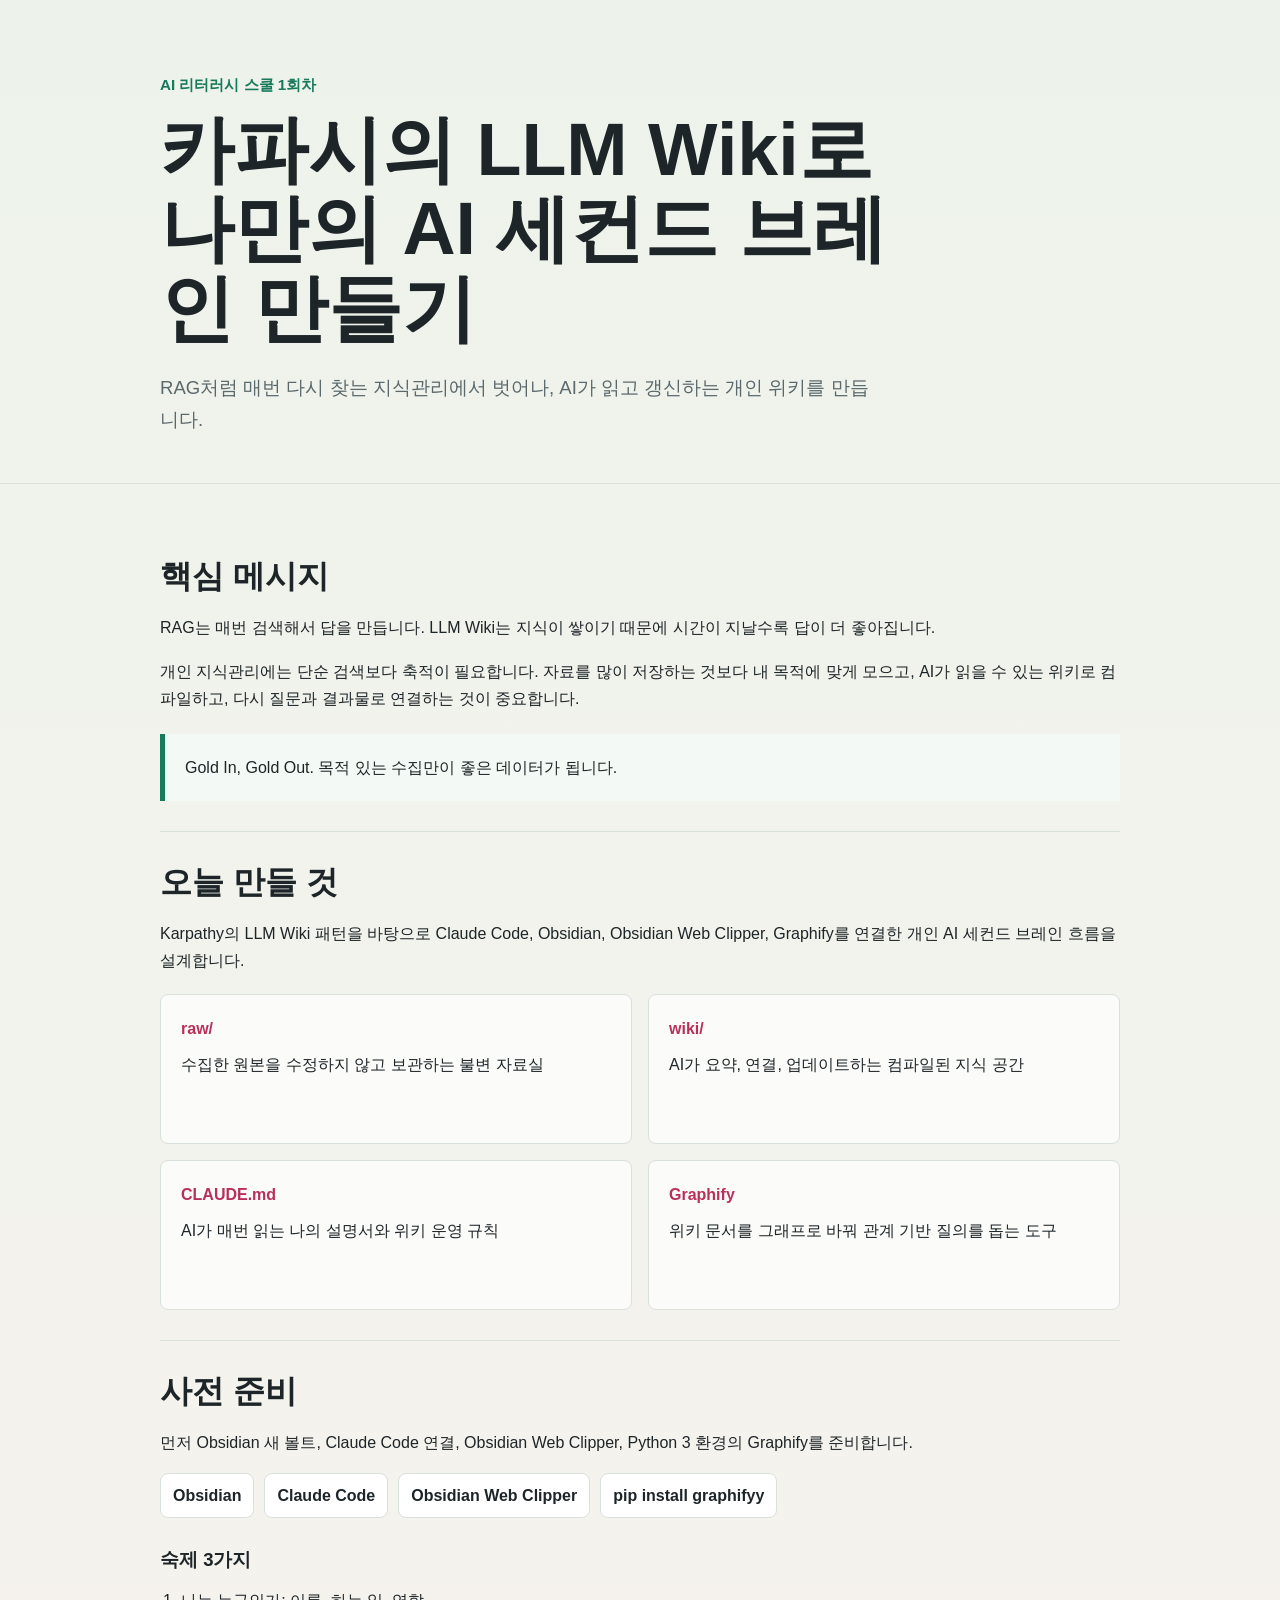
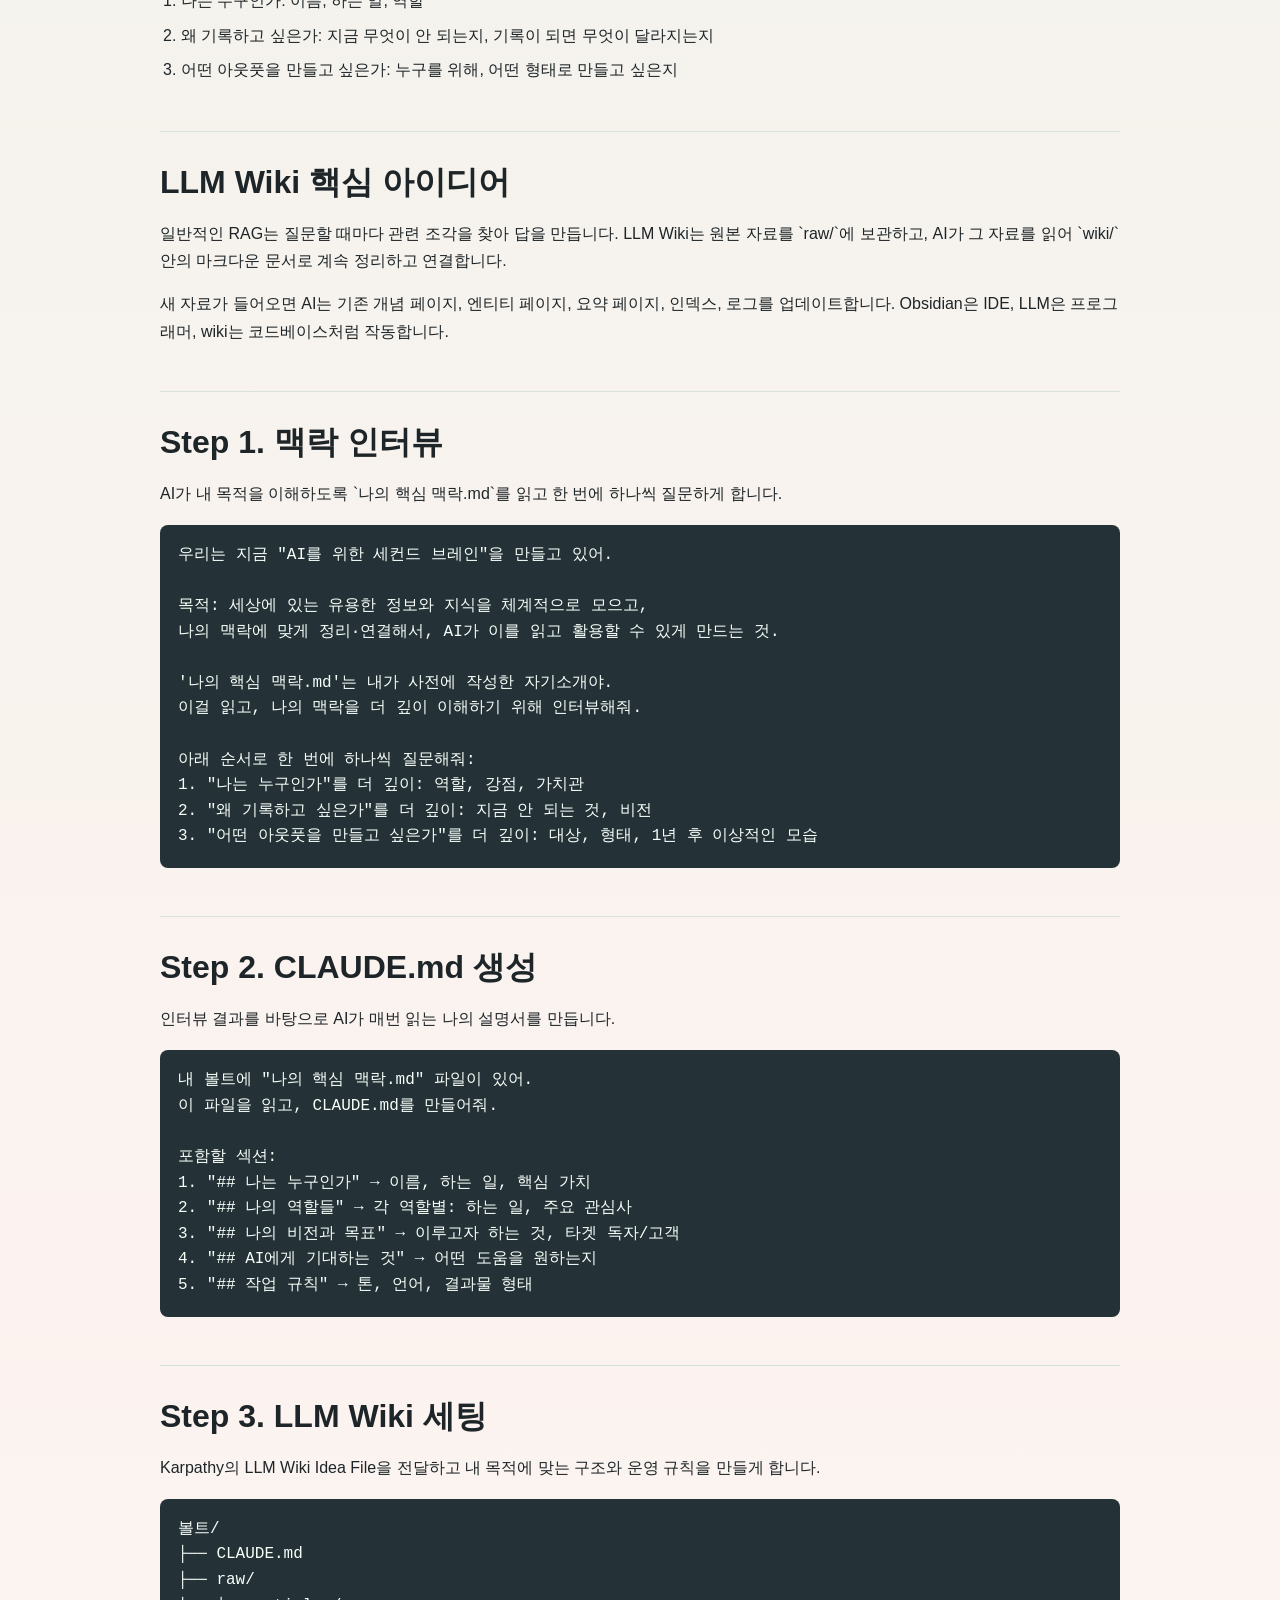
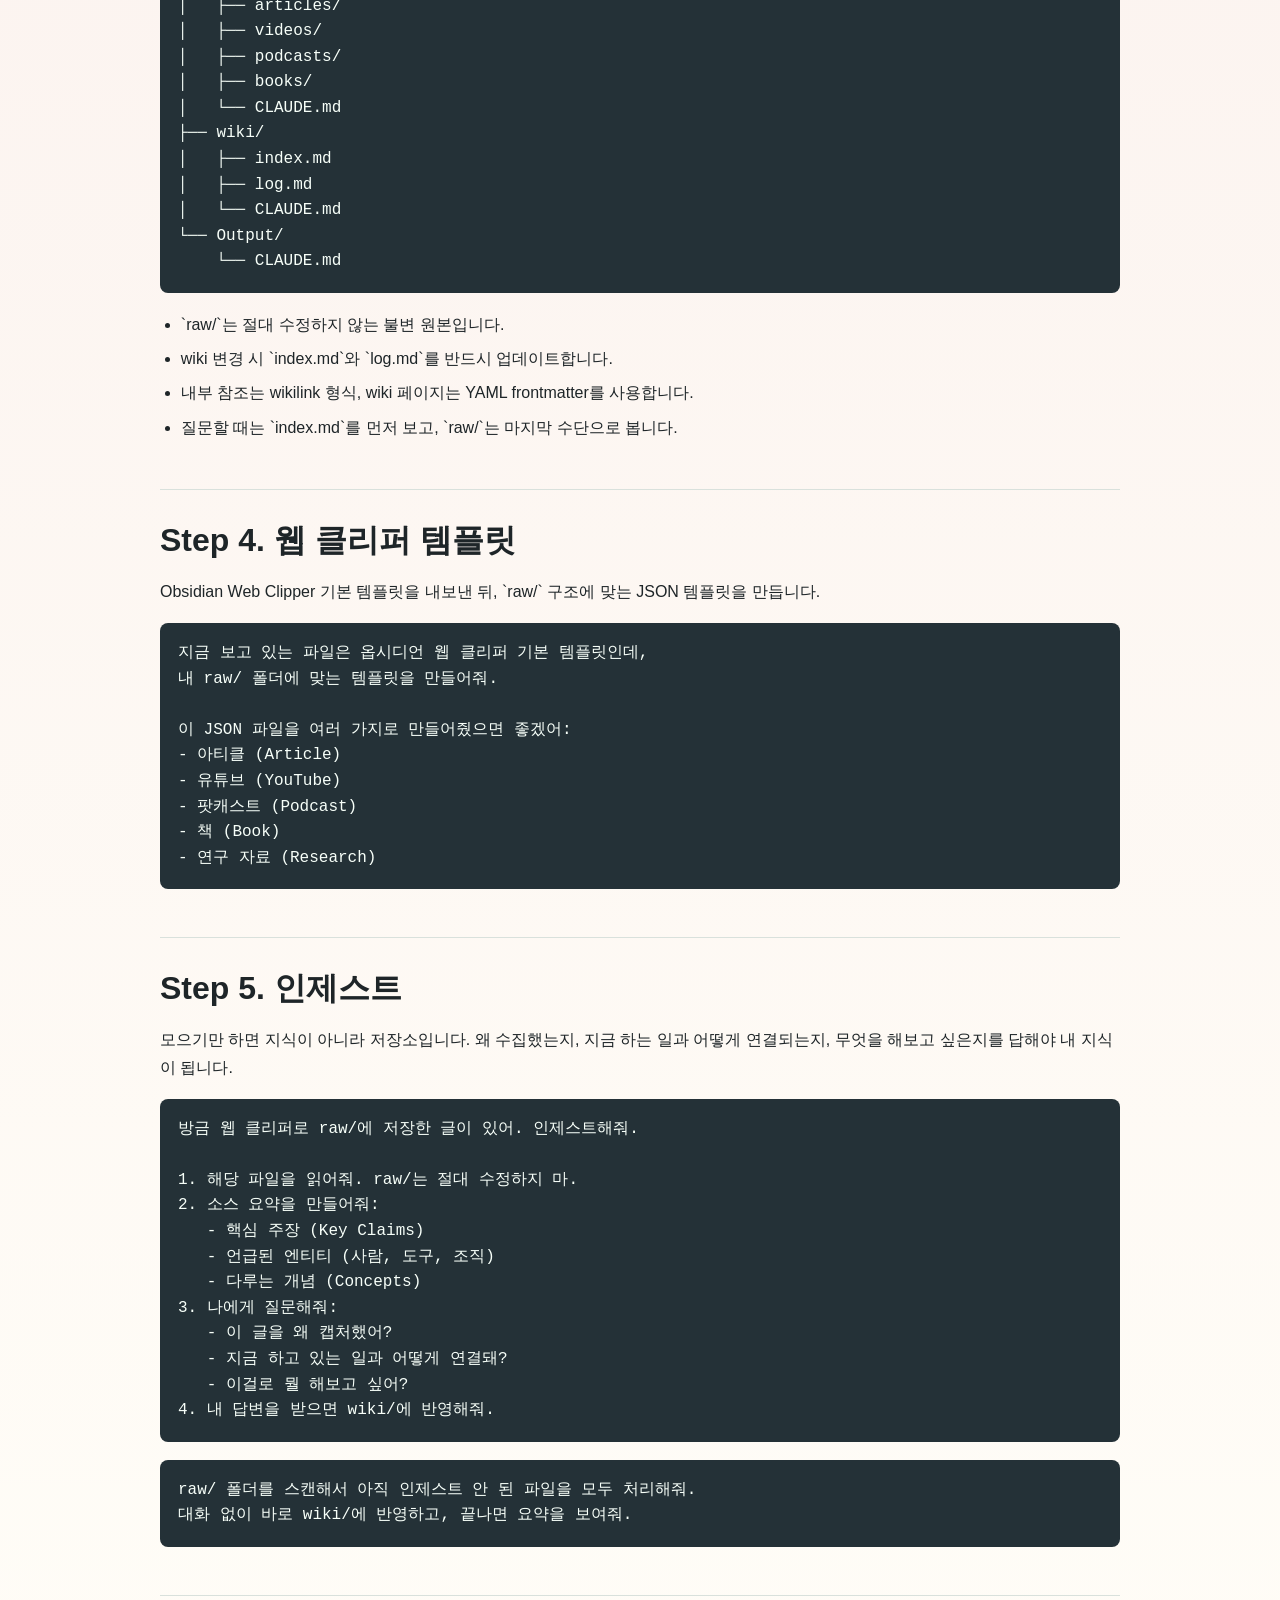
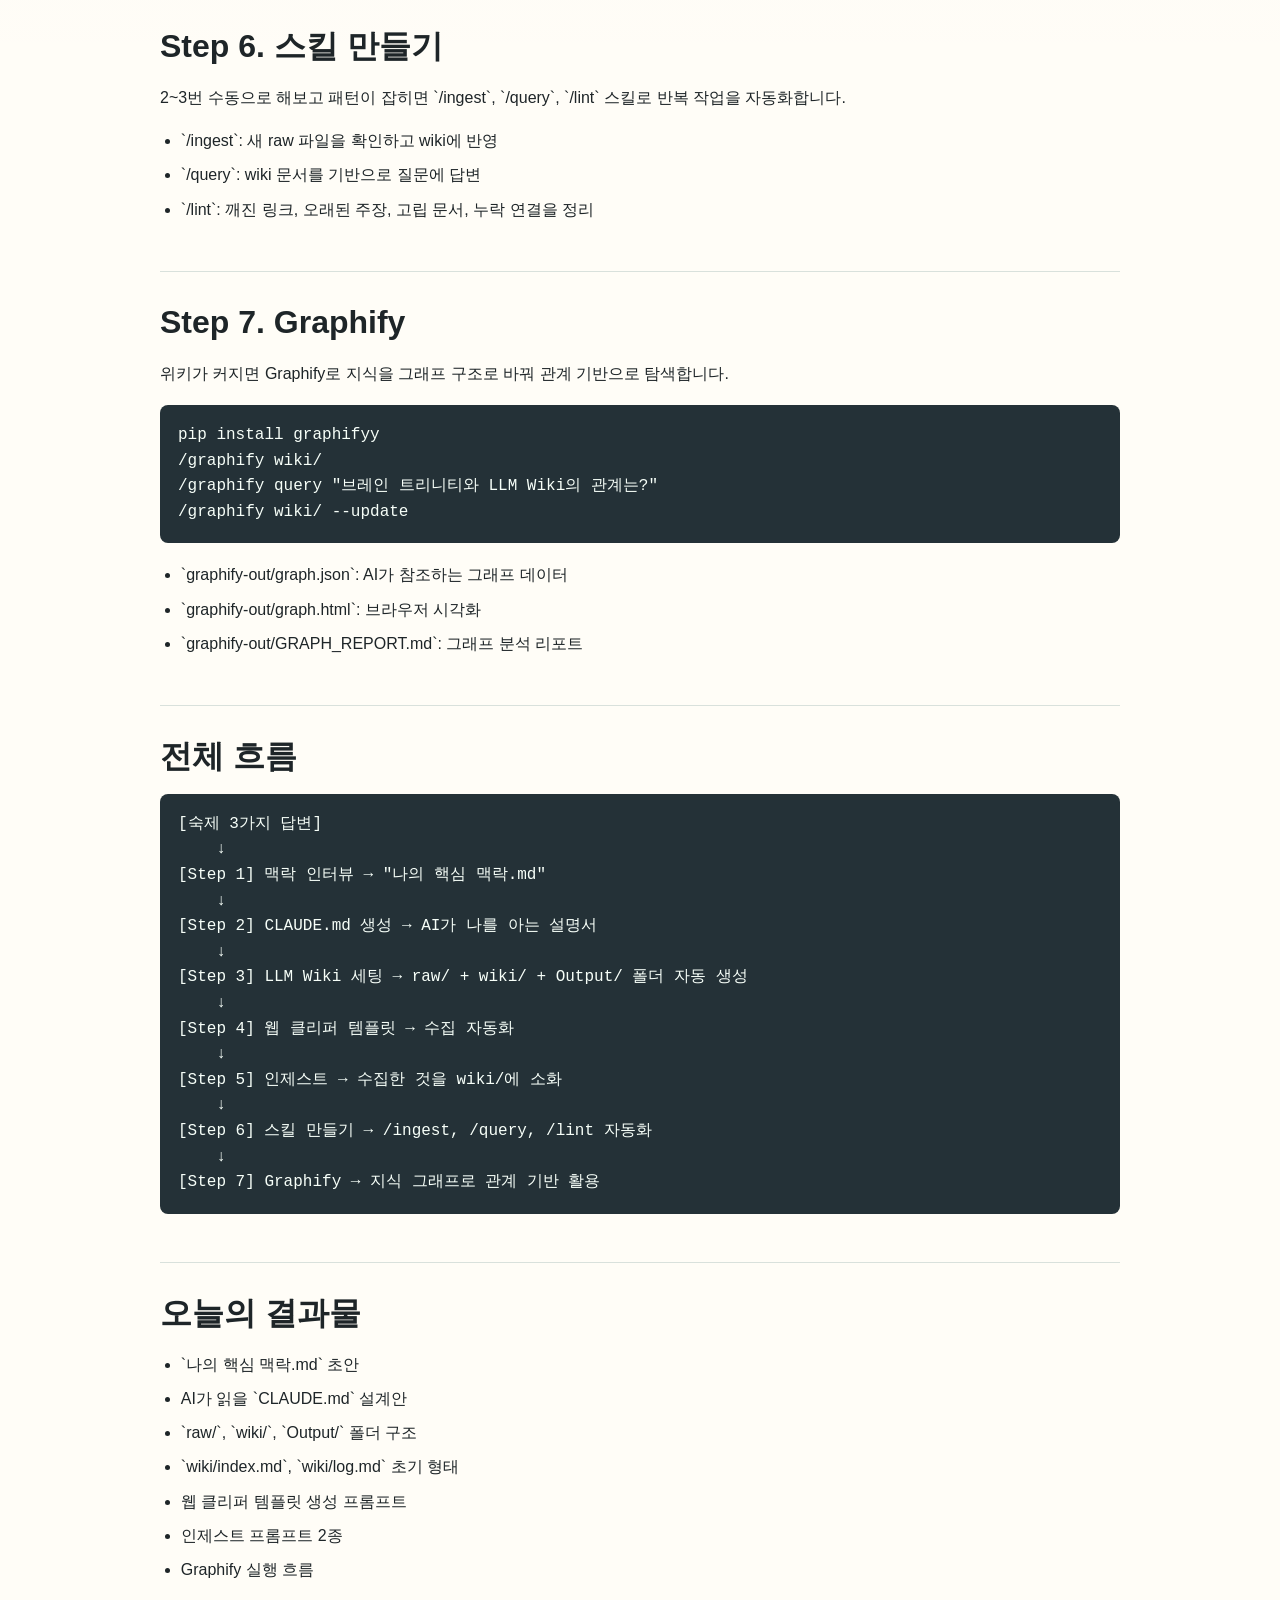
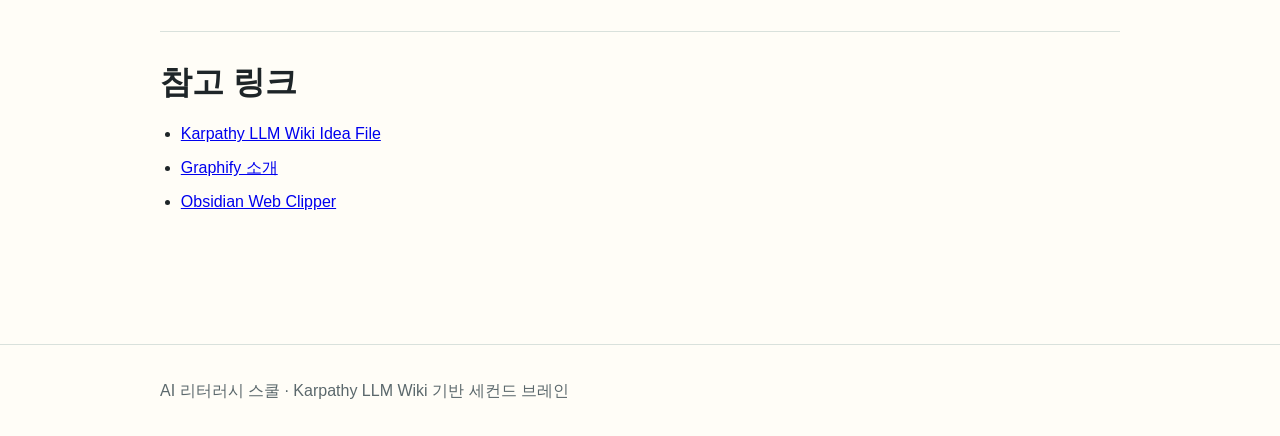
<file: 2026-1/index.html>
<!doctype html>
<html lang="ko">
<head>
  <meta charset="utf-8">
  <meta name="viewport" content="width=device-width, initial-scale=1">
  <meta http-equiv="refresh" content="0; url=01_second_brain.html">
  <title>AI 리터러시 스쿨 | LLM Wiki</title>
  <style>
    body {
      margin: 0;
      min-height: 100vh;
      display: grid;
      place-items: center;
      font-family: "Pretendard", "Apple SD Gothic Neo", "Malgun Gothic", Arial, sans-serif;
      color: #1e2528;
      background: #fffdf7;
    }

    a {
      color: #167a5b;
      font-weight: 800;
    }
  </style>
</head>
<body>
  <main>
    <p><a href="01_second_brain.html">LLM Wiki로 AI 세컨드 브레인 만들기</a>로 이동합니다.</p>
  </main>
</body>
</html>
</file>
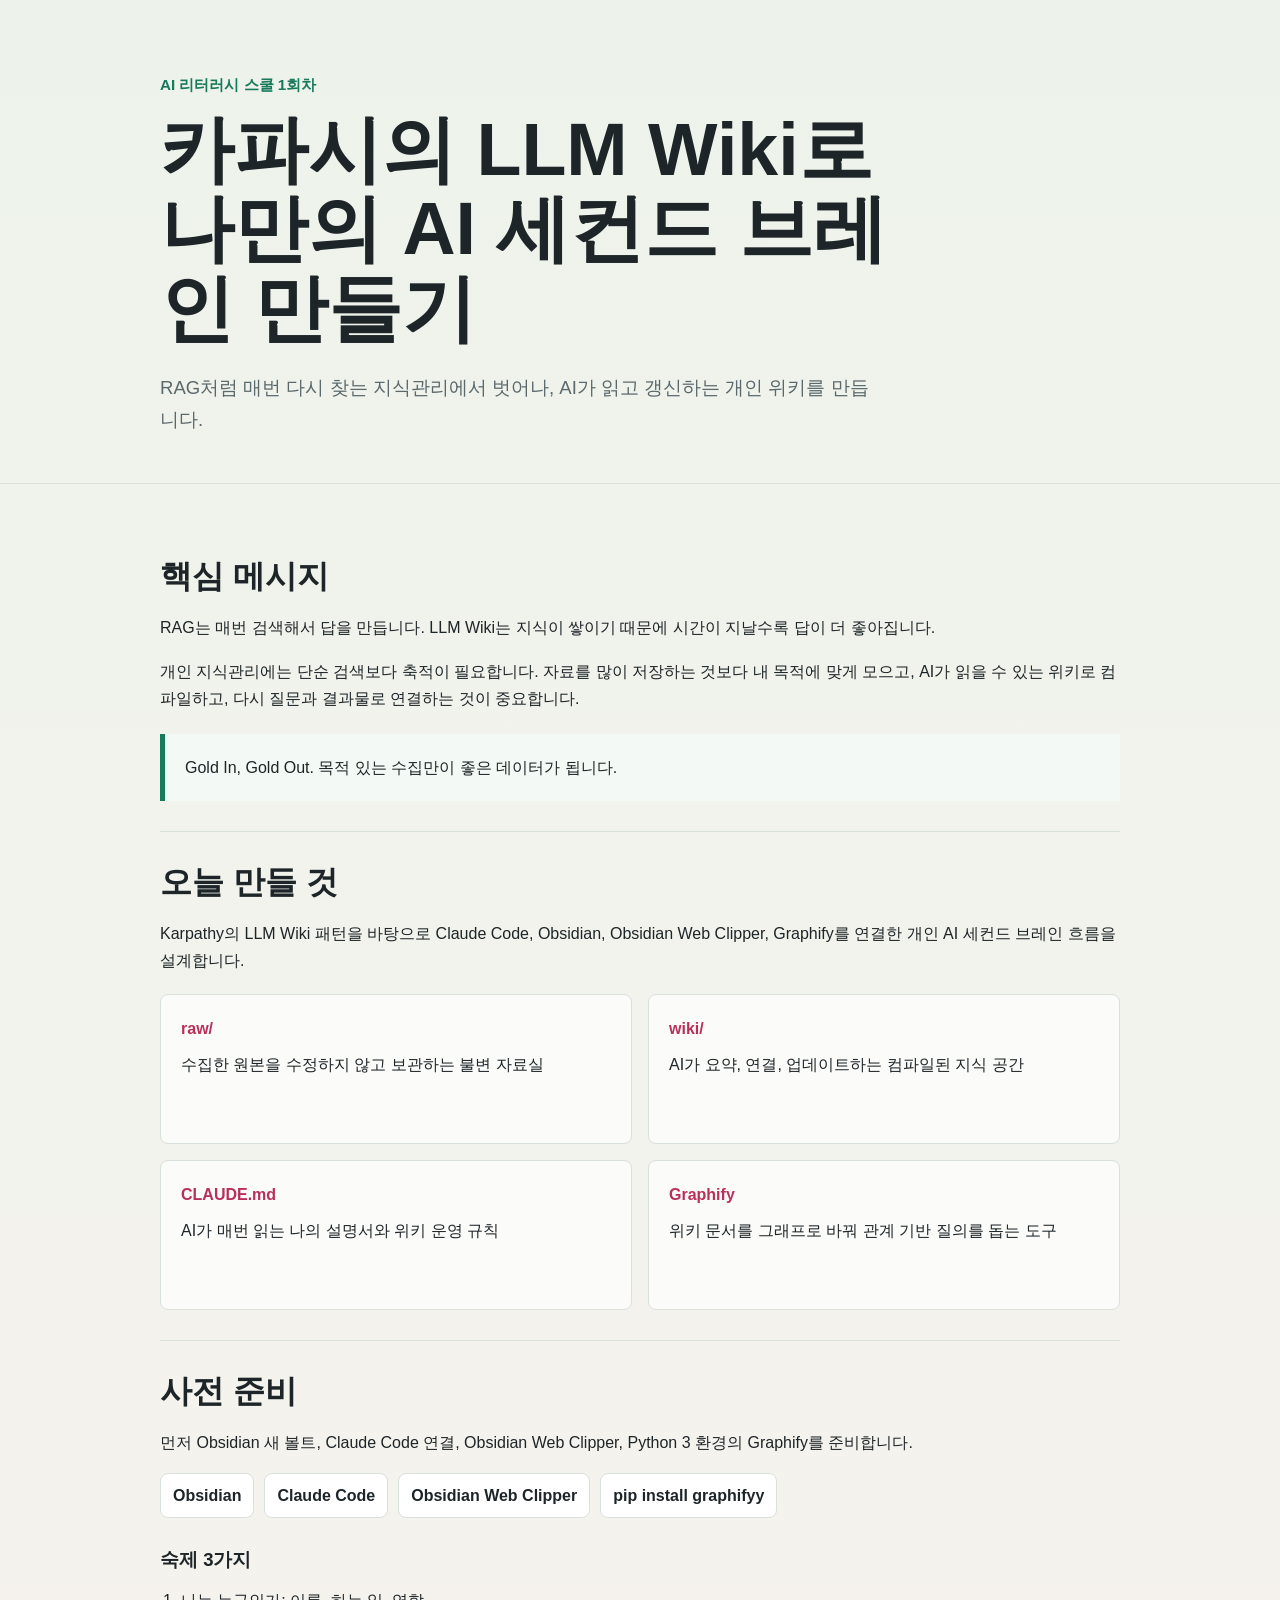
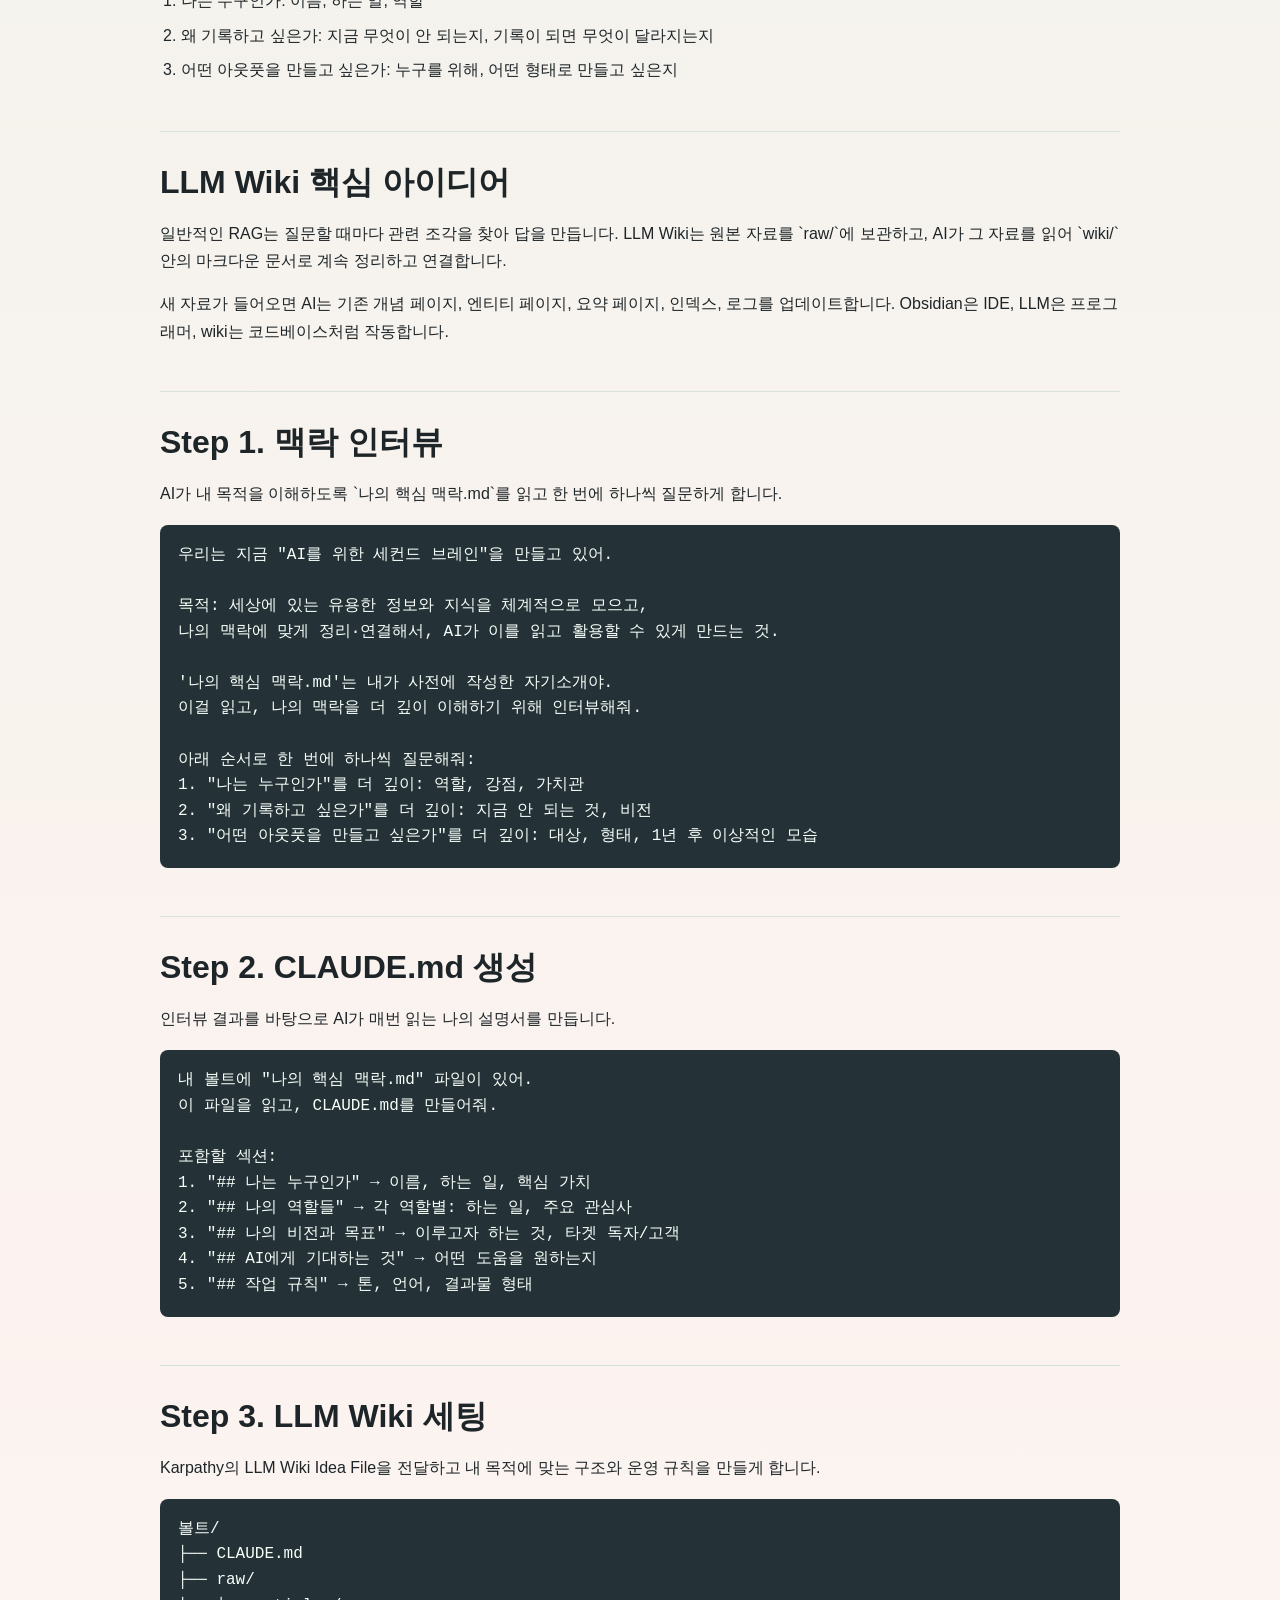
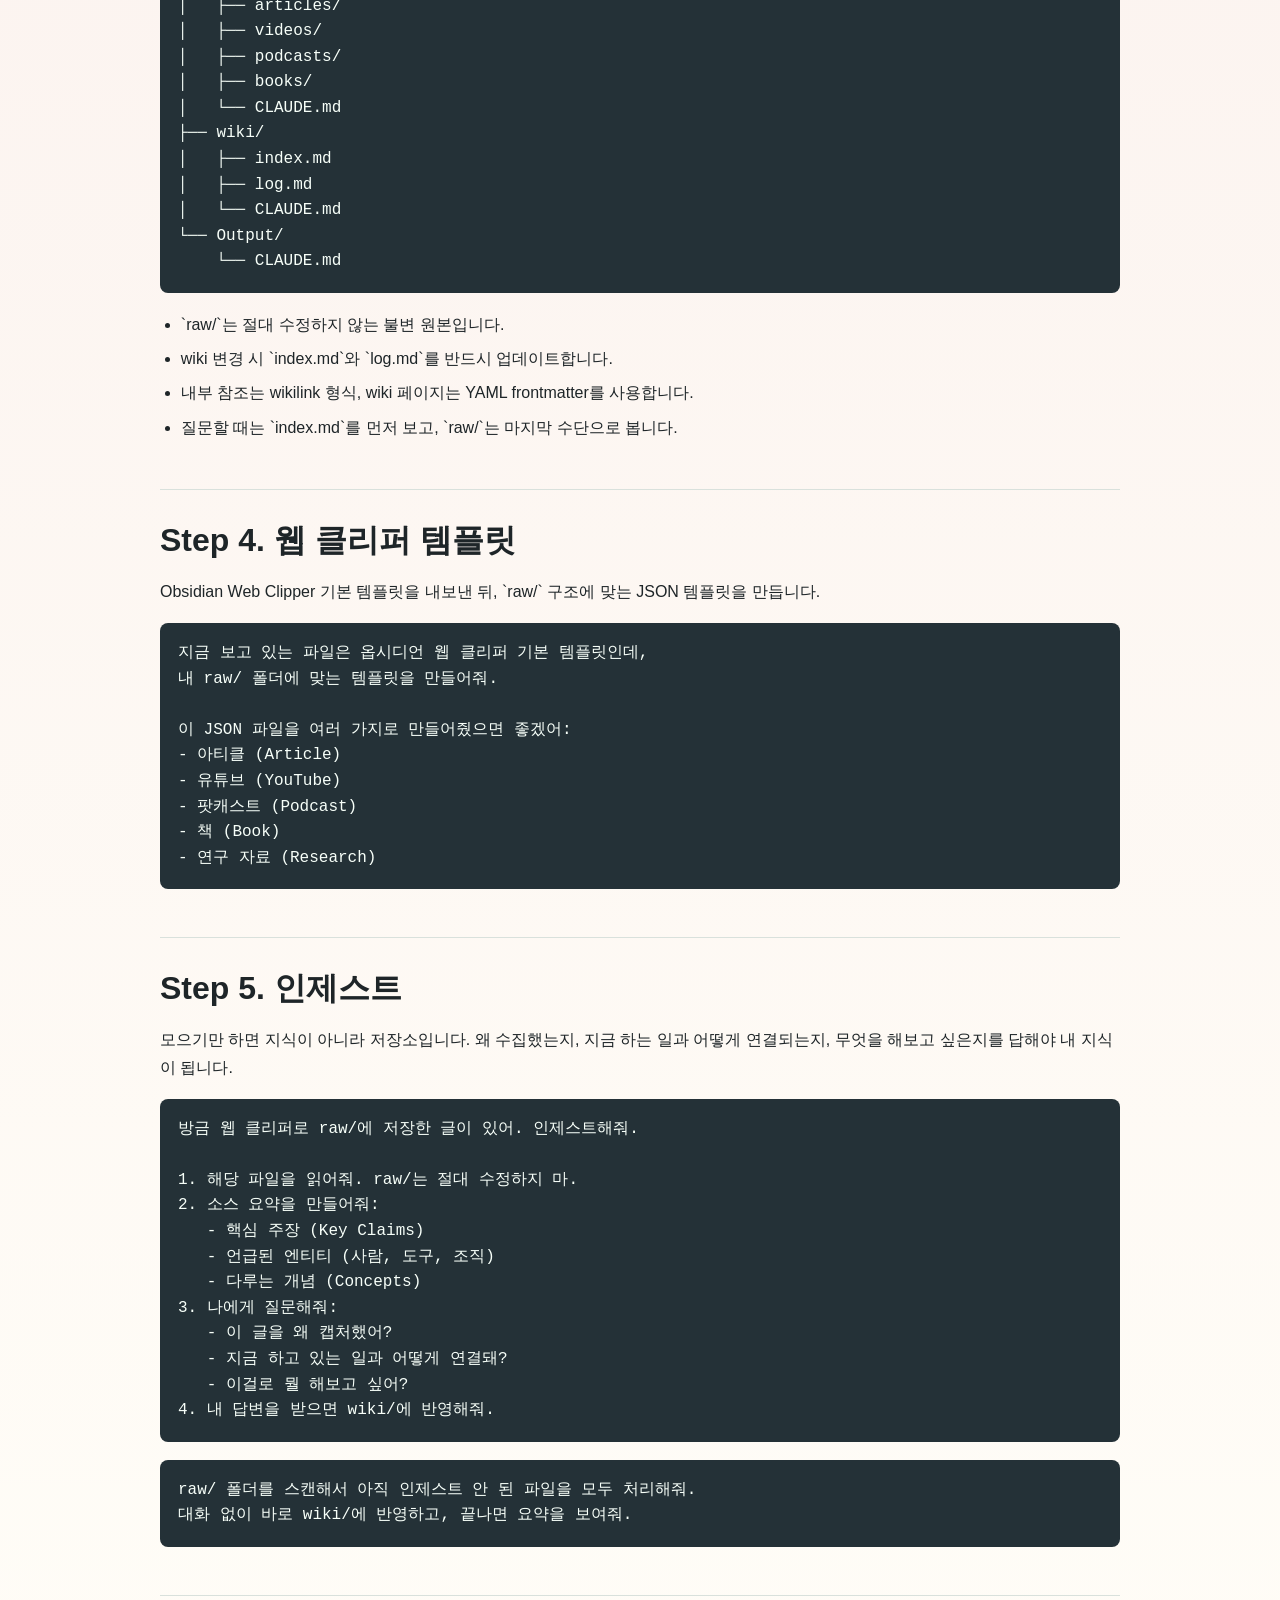
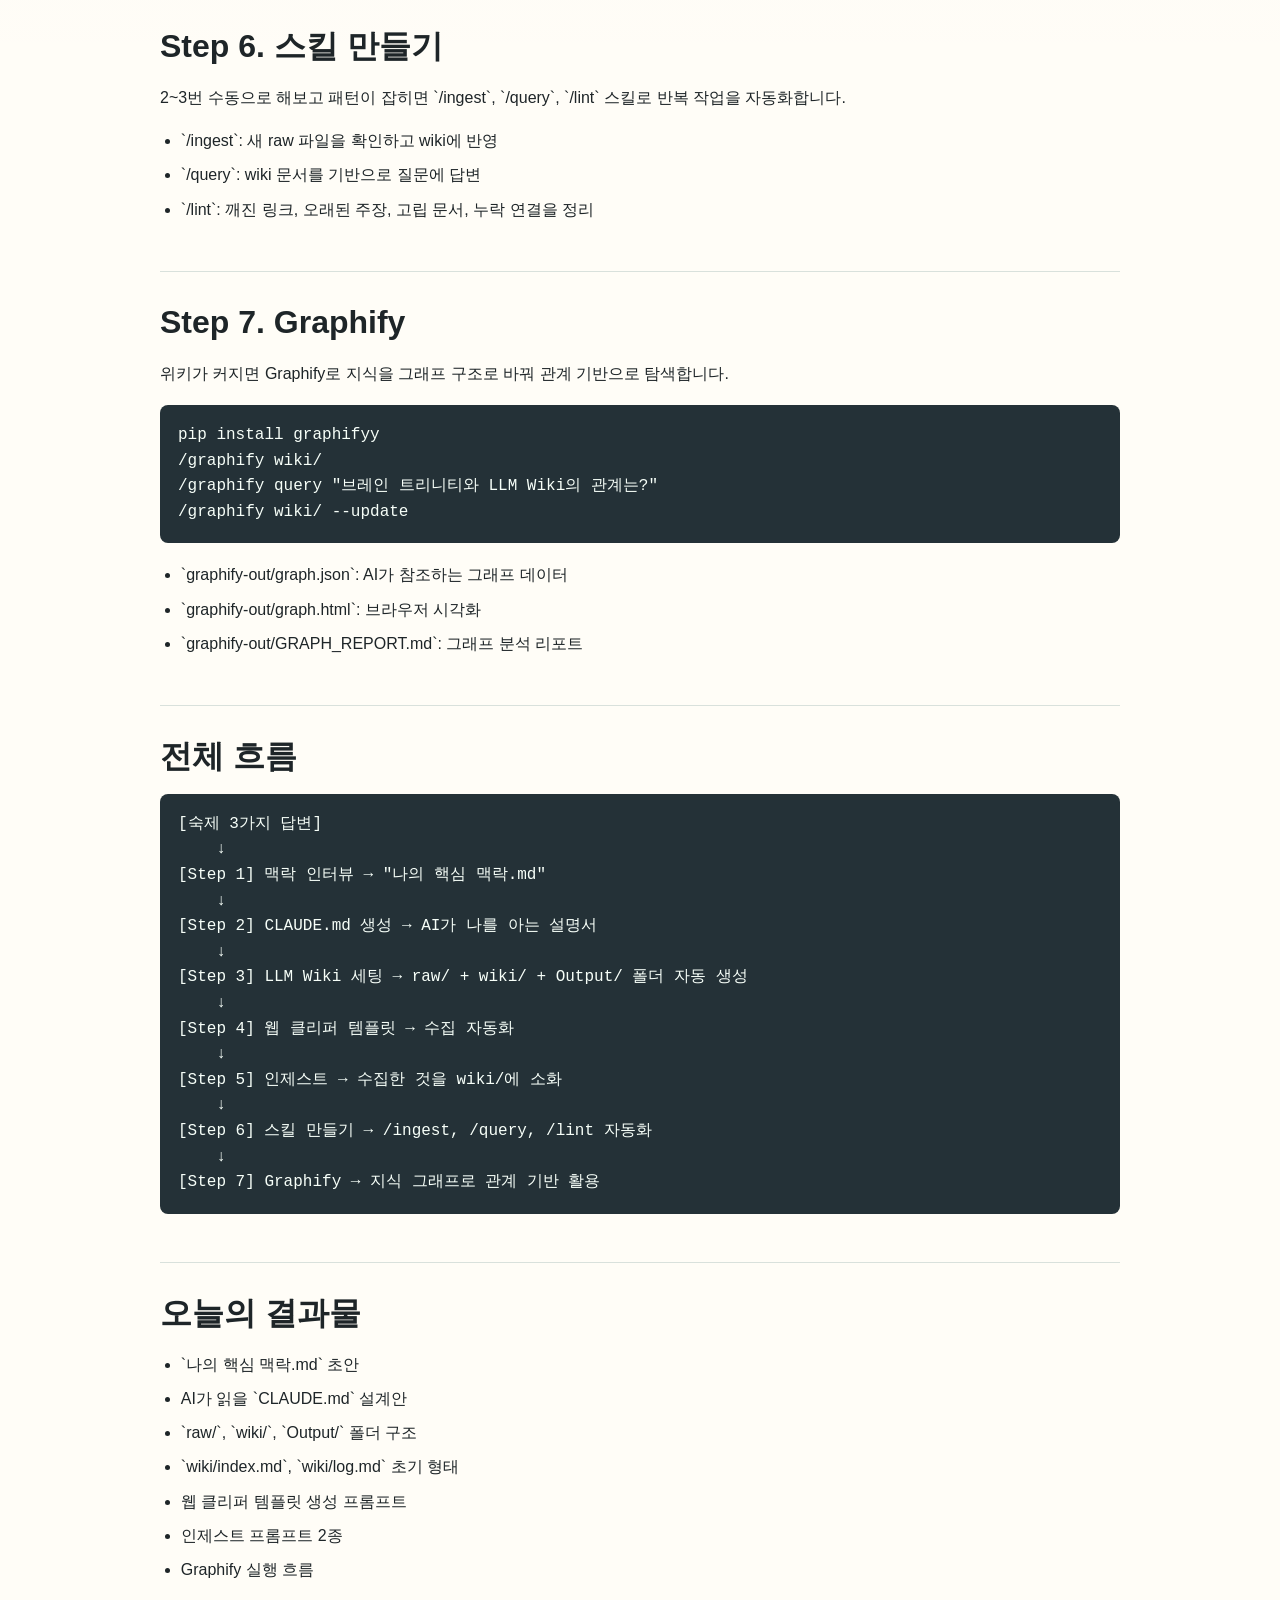
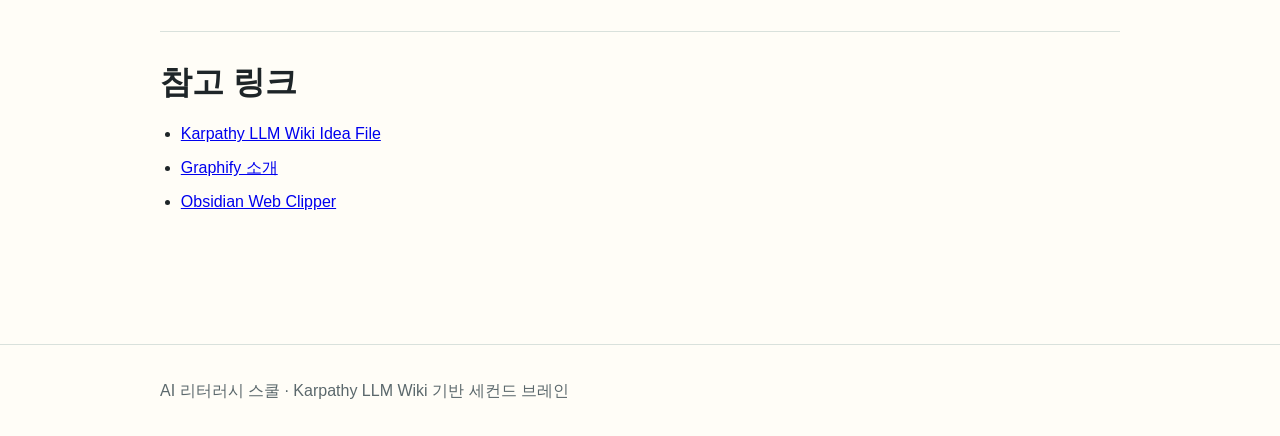
<file: 2026-1/01_second_brain.html>
<!doctype html>
<html lang="ko">
<head>
  <meta charset="utf-8">
  <meta name="viewport" content="width=device-width, initial-scale=1">
  <title>AI 리터러시 스쿨 1회차 | LLM Wiki로 AI 세컨드 브레인 만들기</title>
  <style>
    :root {
      color-scheme: light;
      --ink: #1e2528;
      --muted: #5b686c;
      --line: #d9e1dc;
      --paper: #fffdf7;
      --panel: #f3faf5;
      --accent: #167a5b;
      --accent-2: #b83058;
      --code: #243137;
    }

    * {
      box-sizing: border-box;
    }

    body {
      margin: 0;
      font-family: "Pretendard", "Apple SD Gothic Neo", "Malgun Gothic", Arial, sans-serif;
      line-height: 1.7;
      color: var(--ink);
      background:
        linear-gradient(180deg, rgba(22, 122, 91, 0.08), rgba(184, 48, 88, 0.05) 42%, transparent 72%),
        var(--paper);
    }

    header {
      padding: 72px 20px 48px;
      border-bottom: 1px solid var(--line);
    }

    .wrap {
      width: min(960px, calc(100% - 40px));
      margin: 0 auto;
    }

    .eyebrow {
      margin: 0 0 12px;
      color: var(--accent);
      font-size: 0.95rem;
      font-weight: 800;
    }

    h1 {
      margin: 0;
      max-width: 760px;
      font-size: clamp(2.4rem, 6vw, 4.6rem);
      line-height: 1.08;
      letter-spacing: 0;
    }

    .lead {
      max-width: 720px;
      margin: 24px 0 0;
      color: var(--muted);
      font-size: 1.16rem;
    }

    main {
      padding: 42px 0 80px;
    }

    section {
      padding: 30px 0;
      border-bottom: 1px solid var(--line);
    }

    section:last-child {
      border-bottom: 0;
    }

    h2 {
      margin: 0 0 18px;
      font-size: clamp(1.45rem, 3vw, 2rem);
      line-height: 1.25;
      letter-spacing: 0;
    }

    h3 {
      margin: 26px 0 12px;
      font-size: 1.16rem;
      letter-spacing: 0;
    }

    p {
      margin: 0 0 16px;
    }

    ul,
    ol {
      margin: 0 0 18px;
      padding-left: 1.3rem;
    }

    li {
      margin: 7px 0;
    }

    .grid {
      display: grid;
      grid-template-columns: repeat(2, minmax(0, 1fr));
      gap: 16px;
      margin-top: 20px;
    }

    .note {
      min-height: 150px;
      padding: 20px;
      border: 1px solid var(--line);
      border-radius: 8px;
      background: rgba(255, 255, 255, 0.72);
    }

    .note strong {
      display: block;
      margin-bottom: 8px;
      color: var(--accent-2);
    }

    code,
    pre {
      font-family: "Cascadia Code", Consolas, monospace;
    }

    pre {
      overflow-x: auto;
      margin: 18px 0;
      padding: 18px;
      border-radius: 8px;
      background: var(--code);
      color: #f7fff9;
      line-height: 1.6;
    }

    .callout {
      margin: 22px 0 0;
      padding: 20px;
      border-left: 5px solid var(--accent);
      background: var(--panel);
    }

    .pill-list {
      display: flex;
      flex-wrap: wrap;
      gap: 10px;
      padding: 0;
      list-style: none;
    }

    .pill-list li {
      margin: 0;
      padding: 8px 12px;
      border: 1px solid var(--line);
      border-radius: 8px;
      background: #ffffff;
      font-weight: 700;
    }

    footer {
      padding: 32px 20px;
      color: var(--muted);
      border-top: 1px solid var(--line);
    }

    @media (max-width: 720px) {
      header {
        padding-top: 52px;
      }

      .grid {
        grid-template-columns: 1fr;
      }

      .wrap {
        width: min(100% - 28px, 960px);
      }
    }
  </style>
</head>
<body>
  <header>
    <div class="wrap">
      <p class="eyebrow">AI 리터러시 스쿨 1회차</p>
      <h1>카파시의 LLM Wiki로 나만의 AI 세컨드 브레인 만들기</h1>
      <p class="lead">RAG처럼 매번 다시 찾는 지식관리에서 벗어나, AI가 읽고 갱신하는 개인 위키를 만듭니다.</p>
    </div>
  </header>

  <main class="wrap">
    <section>
      <h2>핵심 메시지</h2>
      <p>RAG는 매번 검색해서 답을 만듭니다. LLM Wiki는 지식이 쌓이기 때문에 시간이 지날수록 답이 더 좋아집니다.</p>
      <p>개인 지식관리에는 단순 검색보다 축적이 필요합니다. 자료를 많이 저장하는 것보다 내 목적에 맞게 모으고, AI가 읽을 수 있는 위키로 컴파일하고, 다시 질문과 결과물로 연결하는 것이 중요합니다.</p>
      <div class="callout">Gold In, Gold Out. 목적 있는 수집만이 좋은 데이터가 됩니다.</div>
    </section>

    <section>
      <h2>오늘 만들 것</h2>
      <p>Karpathy의 LLM Wiki 패턴을 바탕으로 Claude Code, Obsidian, Obsidian Web Clipper, Graphify를 연결한 개인 AI 세컨드 브레인 흐름을 설계합니다.</p>
      <div class="grid">
        <article class="note">
          <strong>raw/</strong>
          <span>수집한 원본을 수정하지 않고 보관하는 불변 자료실</span>
        </article>
        <article class="note">
          <strong>wiki/</strong>
          <span>AI가 요약, 연결, 업데이트하는 컴파일된 지식 공간</span>
        </article>
        <article class="note">
          <strong>CLAUDE.md</strong>
          <span>AI가 매번 읽는 나의 설명서와 위키 운영 규칙</span>
        </article>
        <article class="note">
          <strong>Graphify</strong>
          <span>위키 문서를 그래프로 바꿔 관계 기반 질의를 돕는 도구</span>
        </article>
      </div>
    </section>

    <section>
      <h2>사전 준비</h2>
      <p>먼저 Obsidian 새 볼트, Claude Code 연결, Obsidian Web Clipper, Python 3 환경의 Graphify를 준비합니다.</p>
      <ul class="pill-list">
        <li>Obsidian</li>
        <li>Claude Code</li>
        <li>Obsidian Web Clipper</li>
        <li>pip install graphifyy</li>
      </ul>
      <h3>숙제 3가지</h3>
      <ol>
        <li>나는 누구인가: 이름, 하는 일, 역할</li>
        <li>왜 기록하고 싶은가: 지금 무엇이 안 되는지, 기록이 되면 무엇이 달라지는지</li>
        <li>어떤 아웃풋을 만들고 싶은가: 누구를 위해, 어떤 형태로 만들고 싶은지</li>
      </ol>
    </section>

    <section>
      <h2>LLM Wiki 핵심 아이디어</h2>
      <p>일반적인 RAG는 질문할 때마다 관련 조각을 찾아 답을 만듭니다. LLM Wiki는 원본 자료를 `raw/`에 보관하고, AI가 그 자료를 읽어 `wiki/` 안의 마크다운 문서로 계속 정리하고 연결합니다.</p>
      <p>새 자료가 들어오면 AI는 기존 개념 페이지, 엔티티 페이지, 요약 페이지, 인덱스, 로그를 업데이트합니다. Obsidian은 IDE, LLM은 프로그래머, wiki는 코드베이스처럼 작동합니다.</p>
    </section>

    <section>
      <h2>Step 1. 맥락 인터뷰</h2>
      <p>AI가 내 목적을 이해하도록 `나의 핵심 맥락.md`를 읽고 한 번에 하나씩 질문하게 합니다.</p>
      <pre><code>우리는 지금 "AI를 위한 세컨드 브레인"을 만들고 있어.

목적: 세상에 있는 유용한 정보와 지식을 체계적으로 모으고,
나의 맥락에 맞게 정리·연결해서, AI가 이를 읽고 활용할 수 있게 만드는 것.

'나의 핵심 맥락.md'는 내가 사전에 작성한 자기소개야.
이걸 읽고, 나의 맥락을 더 깊이 이해하기 위해 인터뷰해줘.

아래 순서로 한 번에 하나씩 질문해줘:
1. "나는 누구인가"를 더 깊이: 역할, 강점, 가치관
2. "왜 기록하고 싶은가"를 더 깊이: 지금 안 되는 것, 비전
3. "어떤 아웃풋을 만들고 싶은가"를 더 깊이: 대상, 형태, 1년 후 이상적인 모습</code></pre>
    </section>

    <section>
      <h2>Step 2. CLAUDE.md 생성</h2>
      <p>인터뷰 결과를 바탕으로 AI가 매번 읽는 나의 설명서를 만듭니다.</p>
      <pre><code>내 볼트에 "나의 핵심 맥락.md" 파일이 있어.
이 파일을 읽고, CLAUDE.md를 만들어줘.

포함할 섹션:
1. "## 나는 누구인가" → 이름, 하는 일, 핵심 가치
2. "## 나의 역할들" → 각 역할별: 하는 일, 주요 관심사
3. "## 나의 비전과 목표" → 이루고자 하는 것, 타겟 독자/고객
4. "## AI에게 기대하는 것" → 어떤 도움을 원하는지
5. "## 작업 규칙" → 톤, 언어, 결과물 형태</code></pre>
    </section>

    <section>
      <h2>Step 3. LLM Wiki 세팅</h2>
      <p>Karpathy의 LLM Wiki Idea File을 전달하고 내 목적에 맞는 구조와 운영 규칙을 만들게 합니다.</p>
      <pre><code>볼트/
├── CLAUDE.md
├── raw/
│   ├── articles/
│   ├── videos/
│   ├── podcasts/
│   ├── books/
│   └── CLAUDE.md
├── wiki/
│   ├── index.md
│   ├── log.md
│   └── CLAUDE.md
└── Output/
    └── CLAUDE.md</code></pre>
      <ul>
        <li>`raw/`는 절대 수정하지 않는 불변 원본입니다.</li>
        <li>wiki 변경 시 `index.md`와 `log.md`를 반드시 업데이트합니다.</li>
        <li>내부 참조는 wikilink 형식, wiki 페이지는 YAML frontmatter를 사용합니다.</li>
        <li>질문할 때는 `index.md`를 먼저 보고, `raw/`는 마지막 수단으로 봅니다.</li>
      </ul>
    </section>

    <section>
      <h2>Step 4. 웹 클리퍼 템플릿</h2>
      <p>Obsidian Web Clipper 기본 템플릿을 내보낸 뒤, `raw/` 구조에 맞는 JSON 템플릿을 만듭니다.</p>
      <pre><code>지금 보고 있는 파일은 옵시디언 웹 클리퍼 기본 템플릿인데,
내 raw/ 폴더에 맞는 템플릿을 만들어줘.

이 JSON 파일을 여러 가지로 만들어줬으면 좋겠어:
- 아티클 (Article)
- 유튜브 (YouTube)
- 팟캐스트 (Podcast)
- 책 (Book)
- 연구 자료 (Research)</code></pre>
    </section>

    <section>
      <h2>Step 5. 인제스트</h2>
      <p>모으기만 하면 지식이 아니라 저장소입니다. 왜 수집했는지, 지금 하는 일과 어떻게 연결되는지, 무엇을 해보고 싶은지를 답해야 내 지식이 됩니다.</p>
      <pre><code>방금 웹 클리퍼로 raw/에 저장한 글이 있어. 인제스트해줘.

1. 해당 파일을 읽어줘. raw/는 절대 수정하지 마.
2. 소스 요약을 만들어줘:
   - 핵심 주장 (Key Claims)
   - 언급된 엔티티 (사람, 도구, 조직)
   - 다루는 개념 (Concepts)
3. 나에게 질문해줘:
   - 이 글을 왜 캡처했어?
   - 지금 하고 있는 일과 어떻게 연결돼?
   - 이걸로 뭘 해보고 싶어?
4. 내 답변을 받으면 wiki/에 반영해줘.</code></pre>
      <pre><code>raw/ 폴더를 스캔해서 아직 인제스트 안 된 파일을 모두 처리해줘.
대화 없이 바로 wiki/에 반영하고, 끝나면 요약을 보여줘.</code></pre>
    </section>

    <section>
      <h2>Step 6. 스킬 만들기</h2>
      <p>2~3번 수동으로 해보고 패턴이 잡히면 `/ingest`, `/query`, `/lint` 스킬로 반복 작업을 자동화합니다.</p>
      <ul>
        <li>`/ingest`: 새 raw 파일을 확인하고 wiki에 반영</li>
        <li>`/query`: wiki 문서를 기반으로 질문에 답변</li>
        <li>`/lint`: 깨진 링크, 오래된 주장, 고립 문서, 누락 연결을 정리</li>
      </ul>
    </section>

    <section>
      <h2>Step 7. Graphify</h2>
      <p>위키가 커지면 Graphify로 지식을 그래프 구조로 바꿔 관계 기반으로 탐색합니다.</p>
      <pre><code>pip install graphifyy
/graphify wiki/
/graphify query "브레인 트리니티와 LLM Wiki의 관계는?"
/graphify wiki/ --update</code></pre>
      <ul>
        <li>`graphify-out/graph.json`: AI가 참조하는 그래프 데이터</li>
        <li>`graphify-out/graph.html`: 브라우저 시각화</li>
        <li>`graphify-out/GRAPH_REPORT.md`: 그래프 분석 리포트</li>
      </ul>
    </section>

    <section>
      <h2>전체 흐름</h2>
      <pre><code>[숙제 3가지 답변]
    ↓
[Step 1] 맥락 인터뷰 → "나의 핵심 맥락.md"
    ↓
[Step 2] CLAUDE.md 생성 → AI가 나를 아는 설명서
    ↓
[Step 3] LLM Wiki 세팅 → raw/ + wiki/ + Output/ 폴더 자동 생성
    ↓
[Step 4] 웹 클리퍼 템플릿 → 수집 자동화
    ↓
[Step 5] 인제스트 → 수집한 것을 wiki/에 소화
    ↓
[Step 6] 스킬 만들기 → /ingest, /query, /lint 자동화
    ↓
[Step 7] Graphify → 지식 그래프로 관계 기반 활용</code></pre>
    </section>

    <section>
      <h2>오늘의 결과물</h2>
      <ul>
        <li>`나의 핵심 맥락.md` 초안</li>
        <li>AI가 읽을 `CLAUDE.md` 설계안</li>
        <li>`raw/`, `wiki/`, `Output/` 폴더 구조</li>
        <li>`wiki/index.md`, `wiki/log.md` 초기 형태</li>
        <li>웹 클리퍼 템플릿 생성 프롬프트</li>
        <li>인제스트 프롬프트 2종</li>
        <li>Graphify 실행 흐름</li>
      </ul>
    </section>

    <section>
      <h2>참고 링크</h2>
      <ul>
        <li><a href="https://gist.github.com/karpathy/442a6bf555914893e9891c11519de94f">Karpathy LLM Wiki Idea File</a></li>
        <li><a href="https://aicoolies.com/tools/graphify">Graphify 소개</a></li>
        <li><a href="https://chromewebstore.google.com/search/Obsidian%20Web%20Clipper">Obsidian Web Clipper</a></li>
      </ul>
    </section>
  </main>

  <footer>
    <div class="wrap">AI 리터러시 스쿨 · Karpathy LLM Wiki 기반 세컨드 브레인</div>
  </footer>
</body>
</html>
</file>
